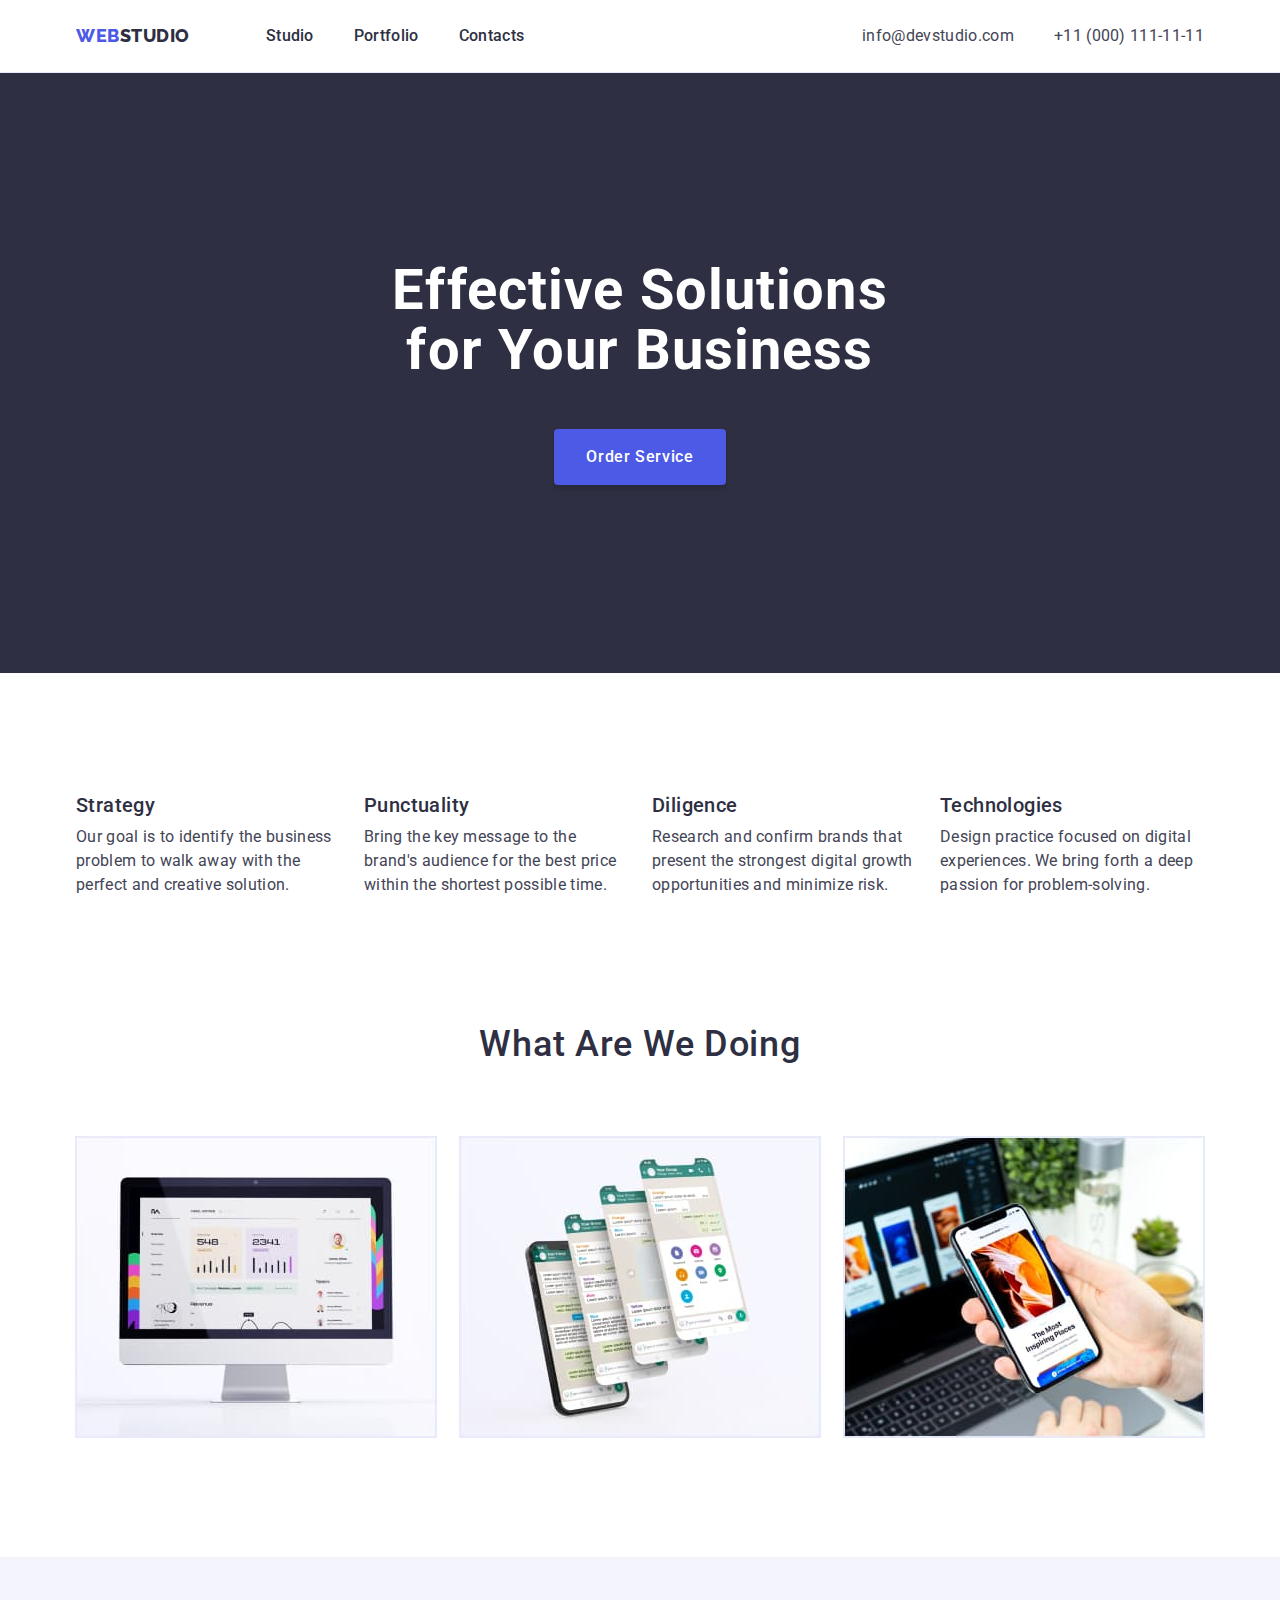
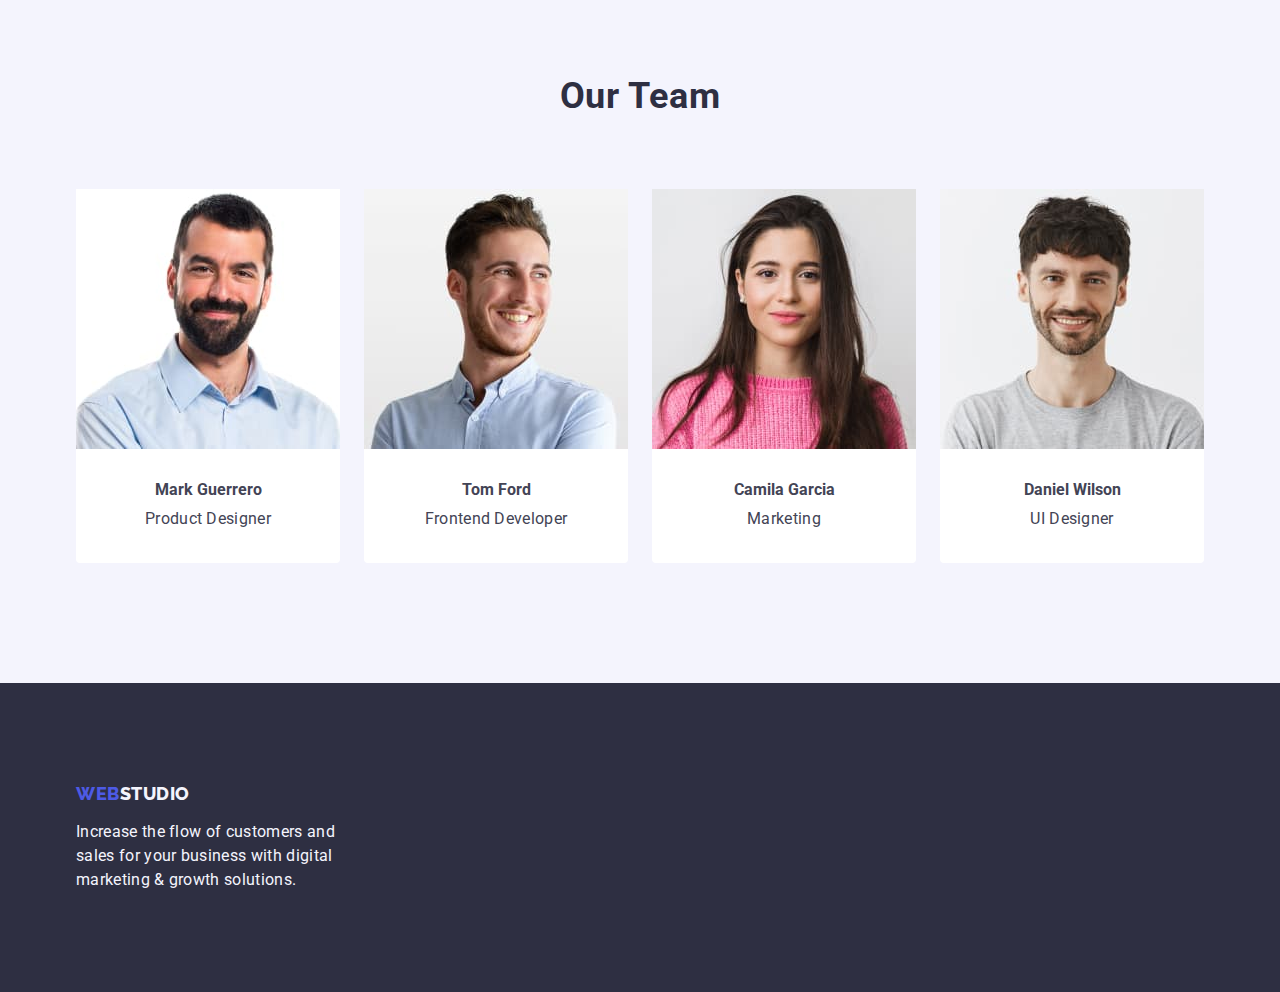
<file: index.html>
<!DOCTYPE html>
<html lang="en">
  <head>
    <meta charset="UTF-8" />
    <meta name="viewport" content="width=device-width, initial-scale=1.0" />
    <link
      rel="stylesheet"
      href="https://cdnjs.cloudflare.com/ajax/libs/modern-normalize/1.1.0/modern-normalize.min.css"
    />
    <link
      href="https://fonts.googleapis.com/css2?family=Raleway:wght@700&family=Roboto:wght@400;500;700;900&display=swap"
      rel="stylesheet"
    />
    <link rel="preconnect" href="https://fonts.googleapis.com" />
    <link rel="preconnect" href="https://fonts.gstatic.com" crossorigin />
    <link rel="stylesheet" type="text/css" href="./css/styles.css" />

    <title>WebStudio</title>
  </head>

  <body>
    <header class="header">
      <div class="header_container container">
        <nav class="header_nav">
          <a class="header_nav-logo link" href="./index.html">
            Web<span class="text-blue">Studio</span></a
          >
          <ul class="header_nav_list list">
            <li class="header_nav_list_item">
              <a class="header_nav_list_item-link link" href="./index.html"
                >Studio</a
              >
            </li>
            <li class="header_nav_list_item">
              <a class="header_nav_list_item-link link" href="./portfolio.html"
                >Portfolio</a
              >
            </li>
            <li class="header_nav_list_item">
              <a class="header_nav_list_item-link link" href="">Contacts</a>
            </li>
          </ul>
        </nav>
        <address class="header_address">
          <ul class="header_adress_list list">
            <li class="header_adress_list_item">
              <a
                class="header_adress_list_item-link link"
                href="mailto:info@devstudio.com"
                >info@devstudio.com</a
              >
            </li>
            <li class="header_adress_list_item">
              <a
                class="header_adress_list_item-link link"
                href="tel:+110001111111"
                >+11 (000) 111-11-11</a
              >
            </li>
          </ul>
        </address>
      </div>
    </header>
    <main>
      <section class="hero">
        <div class="container">
          <h1 class="hero-item">Effective Solutions for Your Business</h1>
          <button class="hero-btn" type="button">Order Service</button>
        </div>
      </section>
      <section class="advantage">
        <div class="container">
          <h2 class="visually-hidden"></h2>
          <ul class="advantage_list list">
            <li class="advantage_list_item">
              <h3 class="advantage_list_item-title">Strategy</h3>
              <p class="advantage_list_item-text">
                Our goal is to identify the business problem to walk away with
                the perfect and creative solution.
              </p>
            </li>
            <li class="advantage_list_item">
              <h3 class="advantage_list_item-title">Punctuality</h3>
              <p class="advantage_list_item-text">
                Bring the key message to the brand's audience for the best price
                within the shortest possible time.
              </p>
            </li>
            <li class="advantage_list_item">
              <h3 class="advantage_list_item-title">Diligence</h3>
              <p class="advantage_list_item-text">
                Research and confirm brands that present the strongest digital
                growth opportunities and minimize risk.
              </p>
            </li>
            <li class="advantage_list_item">
              <h3 class="advantage_list_item-title">Technologies</h3>
              <p class="advantage_list_item-text">
                Design practice focused on digital experiences. We bring forth a
                deep passion for problem-solving.
              </p>
            </li>
          </ul>
        </div>
      </section>
      <section class="about">
        <div class="container">
          <h2 class="about-title">What are we doing</h2>
          <ul class="about_list list">
            <li class="about_list_item">
              <img
                class="about_list_item-img"
                src="./images/monitor.jpg"
                alt="monitor"
                width="360"
              />
            </li>
            <li class="about_list_item">
              <img
                class="about_list_item-img"
                src="./images/bookmarks.jpg"
                alt="phone bookmarks"
                width="360"
              />
            </li>
            <li class="about_list_item">
              <img
                class="about_list_item-img"
                src="./images/phone.jpg"
                alt="phone"
                width="360"
              />
            </li>
          </ul>
        </div>
      </section>
      <section class="team">
        <div class="team_container container">
          <h2 class="team-title">Our Team</h2>
          <ul class="team_list list">
            <li class="team_list_item">
              <img
                class="team_list_item-img"
                src="./images/mark.jpg"
                alt="mark"
                width="264"
              />
              <div class="team_list_item_card">
              <h3 class="team_list_item_card-name">Mark Guerrero</h3>
              <p class="team_list_item_card-text">Product Designer</p>
              </div>
            </li>
            <li class="team_list_item">
              <img
                class="team_list_item-img"
                src="./images/tom.jpg"
                alt="tom"
                width="264"
              />
              <div class="team_list_item_card">
              <h3 class="team_list_item_card-name">Tom Ford</h3>
              <p class="team_list_item_card-text">Frontend Developer</p>
              </div>
            </li>
            <li class="team_list_item">
              <img
                class="team_list_item-img"
                src="./images/camila.jpg"
                alt="camila"
                width="264"
              />
              <div class="team_list_item_card">
              <h3 class="team_list_item_card-name">Camila Garcia</h3>
              <p class="team_list_item_card-text">Marketing</p>
              </div>
            </li>
            <li class="team_list_item">
              <img
                class="team_list_item-img"
                src="./images/daniel.jpg"
                alt="daniel"
                width="264"
              />
              <div class="team_list_item_card">
              <h3 class="team_list_item_card-name">Daniel Wilson</h3>
              <p class="team_list_item_card-text">UI Designer</p>
              </div>
            </li>
          </ul>
        </div>
      </section>
    </main>
    <footer class="footer">
      <div class="footer_container container">
        <a class="footer_wrapper-logo link" href="./index.html">
          Web<span class="footer-span">Studio</span>
        </a>
        <p class="footer_wrapper-text">
          Increase the flow of customers and sales for your business with
          digital marketing & growth solutions.
        </p>
      </div>
    </footer>
    <script src="./js/modal.js"></script>
  </body>
</html>
</file>
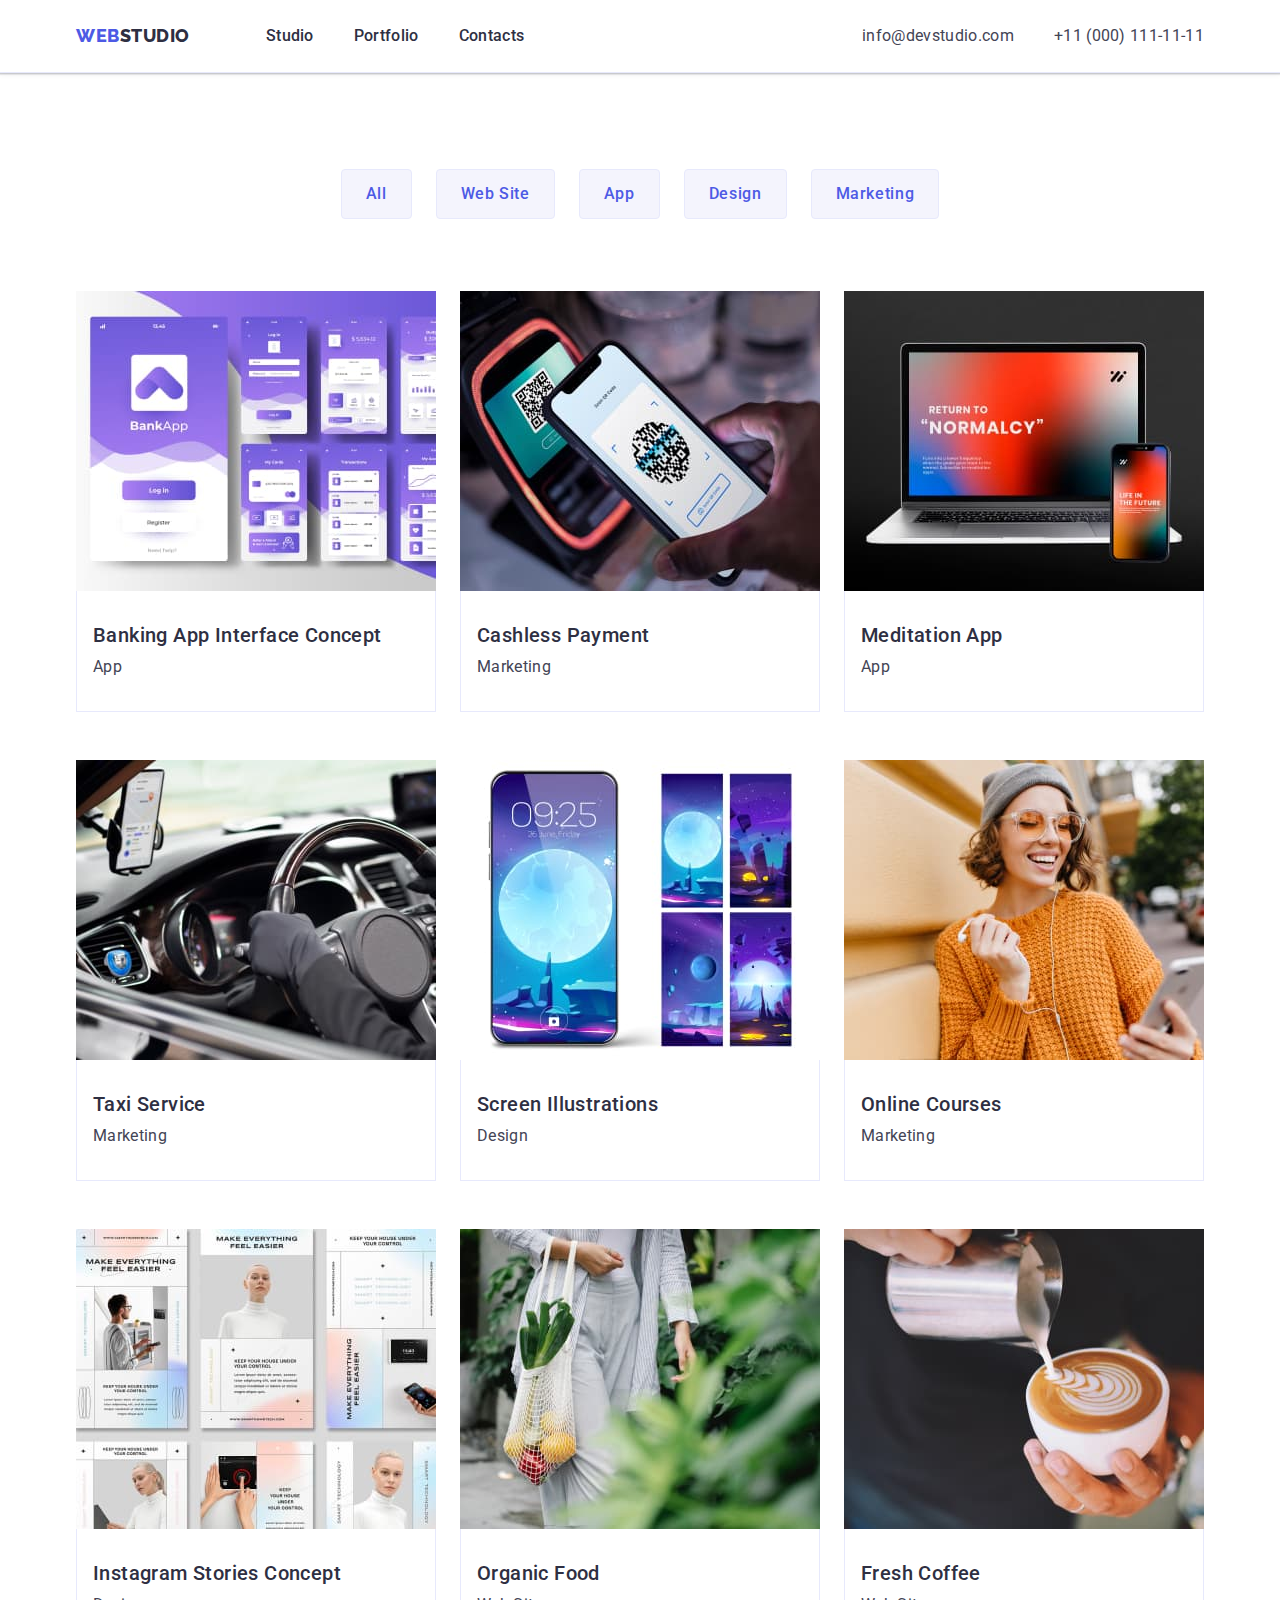
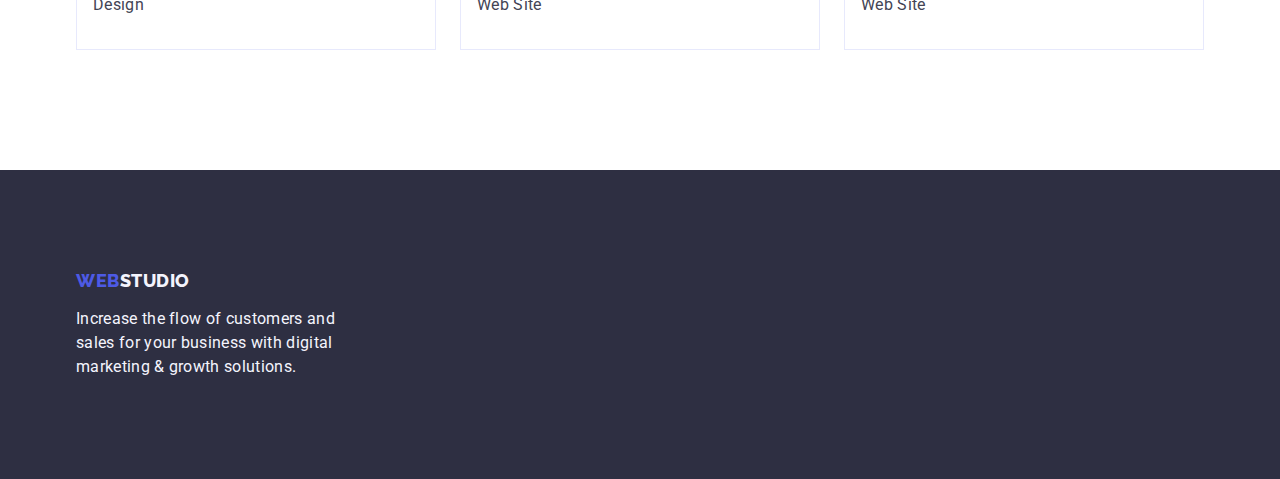
<file: portfolio.html>
<!DOCTYPE html>
<html lang="en">

<head>
  <meta charset="UTF-8" />
  <meta name="viewport" content="width=device-width, initial-scale=1.0" />
  <link rel="stylesheet"
    href="https://cdnjs.cloudflare.com/ajax/libs/modern-normalize/1.1.0/modern-normalize.min.css" />
  <link href="https://fonts.googleapis.com/css2?family=Raleway:wght@700&family=Roboto:wght@400;500;700;900&display=swap"
    rel="stylesheet" />
  <link rel="preconnect" href="https://fonts.googleapis.com" />
  <link rel="preconnect" href="https://fonts.gstatic.com" crossorigin />
  <link rel="stylesheet" type="text/css" href="./css/styles.css" />

  <title>portfolio</title>
</head>

<body>
  <header class="header">
    <div class="container header_container">
      <nav class="header_nav">
        <a class="header_nav-logo link" href="./index.html">
          Web<span class="text-blue">Studio</span></a>
        <ul class="header_nav_list list">
          <li class="header_nav_list_item">
            <a class="header_nav_list_item-link link" href="./index.html">Studio</a>
          </li>
          <li class="header_nav_list_item">
            <a class="header_nav_list_item-link link" href="./portfolio.html">Portfolio</a>
          </li>
          <li class="header_nav_list_item">
            <a class="header_nav_list_item-link link" href="">Contacts</a>
          </li>
        </ul>
      </nav>
      <address class="header_address">
        <ul class="header_adress_list list">
          <li class="header_adress_list_item">
            <a class="header_adress_list_item-link link" href="mailto:info@devstudio.com">info@devstudio.com</a>
          </li>
          <li class="header_adress_list_item">
            <a class="header_adress_list_item-link link" href="tel:+110001111111">+11 (000) 111-11-11</a>
          </li>
        </ul>
      </address>
    </div>
  </header>
  <main>
    <section class="section_portfolio">
      <div class="container">
        <h1 class="visually-hidden">portfolio</h1>
        <ul class="nav_filter list">
          <li class="nav_filter-item">
            <button class="nav_filter-btn" type="button">All</button>
          </li>
          <li class="nav_filter-item">
            <button class="nav_filter-btn" type="button">Web Site</button>
          </li>
          <li class="nav_filter-item">
            <button class="nav_filter-btn" type="button">App</button>
          </li>
          <li class="nav_filter-item">
            <button class="nav_filter-btn" type="button">Design</button>
          </li>
          <li class="nav_filter-item">
            <button class="nav_filter-btn" type="button">Marketing</button>
          </li>
        </ul>

        <ul class="portfolio_list list">
          <li class="portfolio_list_item">
            <a class="portfolio_list_item_link link" href="#">
              <img src="./images/banking_app.jpg" alt="Banking App Interface Concept" class="portfolio_list_item-image"
                width="360" />
              <div class="container_portfolio">
                <h2 class="portfolio_list_item-title">
                  Banking App Interface Concept
                </h2>
                <p class="portfolio_list_item-subtitle">App</p>
              </div>
            </a>
          </li>
          <li class="portfolio_list_item">
            <a class="portfolio_list_item_link link" href="#">

              <img src="./images/marketing.jpg" alt="Cashless Payment" class="portfolio_list_item-image" width="360" />
              <div class="container_portfolio">
                <h2 class="portfolio_list_item-title">Cashless Payment</h2>
                <p class="portfolio_list_item-subtitle">Marketing</p>
              </div>
            </a>
          </li>
          <li class="portfolio_list_item">
            <a class="portfolio_list_item_link link" href="#">

              <img src="./images/meditation_app.jpg" alt="Meditation App" class="portfolio_list_item-image"
                width="360" />
              <div class="container_portfolio">
                <h2 class="portfolio_list_item-title">Meditation App</h2>
                <p class="portfolio_list_item-subtitle">App</p>
              </div>
            </a>
          </li>
          <li class="portfolio_list_item">
            <a class="portfolio_list_item_link link" href="#">

              <img src="./images/taxi.jpg" alt="Taxi Service" class="portfolio_list_item-image" width="360" />
              <div class="container_portfolio">
                <h2 class="portfolio_list_item-title">Taxi Service</h2>
                <p class="portfolio_list_item-subtitle">Marketing</p>
              </div>
            </a>
          </li>
          <li class="portfolio_list_item">
            <a class="portfolio_list_item_link link" href="#">

              <img src="./images/screen.jpg" alt="Screen Illustrations" class="portfolio_list_item-image" width="360" />
              <div class="container_portfolio">
                <h2 class="portfolio_list_item-title">Screen Illustrations</h2>
                <p class="portfolio_list_item-subtitle">Design</p>
              </div>
            </a>
          </li>
          <li class="portfolio_list_item">
            <a class="portfolio_list_item_link link" href="#">

              <img src="./images/online_courses.jpg" alt="Online Courses" class="portfolio_list_item-image"
                width="360" />
              <div class="container_portfolio">
                <h2 class="portfolio_list_item-title">Online Courses</h2>
                <p class="portfolio_list_item-subtitle">Marketing</p>
              </div>
            </a>
          </li>
          <li class="portfolio_list_item">
            <a class="portfolio_list_item_link link" href="#">

              <img src="./images/instagram.jpg" alt="Instagram Stories Concept" class="portfolio_list_item-image"
                width="360" />
              <div class="container_portfolio">
                <h2 class="portfolio_list_item-title">
                  Instagram Stories Concept
                </h2>
                <p class="portfolio_list_item-subtitle">Design</p>
              </div>
            </a>
          </li>
          <li class="portfolio_list_item">
            <a class="portfolio_list_item_link link" href="#">

              <img src="./images/food.jpg" alt="Organic Food" class="portfolio_list_item-image" width="360" />
              <div class="container_portfolio">
                <h2 class="portfolio_list_item-title">Organic Food</h2>
                <p class="portfolio_list_item-subtitle">Web Site</p>
              </div>
            </a>
          </li>
          <li class="portfolio_list_item">
            <a class="portfolio_list_item_link link" href="#">

              <img src="./images/coffee.jpg" alt="Fresh Coffee" class="portfolio_list_item-image" width="360" />
              <div class="container_portfolio">
                <h2 class="portfolio_list_item-title">Fresh Coffee</h2>
                <p class="portfolio_list_item-subtitle">Web Site</p>
              </div>
            </a>
          </li>
        </ul>
      </div>
    </section>
  </main>
  <footer class="footer">
    <div class="footer_container container">
      <a class="footer_wrapper-logo link" href="./index.html">
        Web<span class="footer-span">Studio</span>
      </a>
      <p class="footer_wrapper-text">
        Increase the flow of customers and sales for your business with
        digital marketing & growth solutions.
      </p>
    </div>
  </footer>
  <script src="./js/modal.js"></script>
</body>

</html>
</file>
<file: css/styles.css>
:root {
  --iris: #4d5ae5;
  --ocean: #404bbf;
  --cloud: #f4f4fd;
  --cornflower: #e7e9fc;
  --white: #fff;
  --navyblue: #2e2f42;
  --slate: #434455;
}

body {
  font-family: "Roboto", sans-serif;
  color: #434455;
  background-color: #ffffff;
}

h1,
h2,
h3,
h4,
h5,
h6 {
  margin: 0;
  padding: 0;
  border: 0;
  outline: 0;
  font-size: 100%;
  vertical-align: baseline;
  background: transparent;
}

p {
  margin: 0;
}

a{
  list-style: none;
}

ul {
  list-style: none;
}

img {
  display: block;
}

.container {
  width: 1158px;
  padding: 0 15px;
  margin: 0 auto;
}
/*header*/
.header {
  border-bottom: 1px solid var(--cornflower);
  box-shadow: 0px 2px 1px rgba(46, 47, 66, 0.08), 0px 1px 1px rgba(46, 47, 66, 0.16), 0px 1px 6px rgba(46, 47, 66, 0.08); 
}

.header_container{
  display: flex;
  padding: 0 15px;
  margin: 0 auto;
}

.header_nav {
  margin-right: 76px;
}
.header_nav-logo {
  margin-right: 76px;
  text-decoration: none;
  color: var(--iris);
  font-family: "Raleway", sans-serif;
  font-size: 18px;
  font-style: normal;
  font-weight: 800;
  line-height: 1.17; /* 116.667% */
  letter-spacing: 0.54px;
  text-transform: uppercase;
}
.link {
  text-decoration: none;
}

.list {
  margin: 0;
  padding: 0;
  list-style: none;
}
.text-blue {
  color: var(--navyblue);
}

.header_nav {
  display: flex;
 
  align-items: center;
}

.header_nav_list {
  display: flex;
  
  gap: 40px;
}

.header_nav_list_item {
  gap: 40px;
}
.header_nav_list_item-link {
  padding: 24px 0;
  text-decoration: none;
  color: var(--navyblue);
  font-family: Roboto;
  font-size: 16px;
  font-style: normal;
  font-weight: 500;
  line-height: 1.5;
  letter-spacing: 0.32px;
}
.header_nav_list_item-link:hover {
  color: var(--ocean);
}

.header_nav_list_item-link:focus {
  color: var(--ocean);
}

.header_address {
  margin-left: auto;
  font-style: normal;
}

.header_adress_list {
  display: flex;
  gap: 40px;
  padding: 24px 0;
}

.header_adress_list_item-link {
  padding: 24px 0;
  text-decoration: none;
  color: var(--slate);
  font-family: Roboto;
  font-size: 16px;
  font-style: normal;
  font-weight: 400;
  line-height: 24px;
  letter-spacing: 0.32px;
}

.header_adress_list_item-link:focus {
  color: var(--ocean);
}

.header_adress_list_item-link:hover {
  color: var(--ocean);
}

/*web-studio*/
.hero {
  margin: 0 auto;
  padding: 188px 0;
  background: var(--navyblue);
}

.hero-item {
  max-width: 496px;
  margin-left: auto;
  margin-right: auto;
  color: var(--white);
  text-align: center;
  /* Header 1 */
  font-family: Roboto;
  font-size: 56px;
  font-style: normal;
  font-weight: 700;
  letter-spacing: 1.12px;
  line-height: 1.07;
}

.hero-btn {
  min-width: 169px;
  height: 56px;
  border: none;
  cursor: pointer;
  display: block;
  margin: 48px auto 0 auto;
  padding: 16px 32px;
  color: #fff;
  font-family: "Roboto", sans-serif;
  font-size: 16px;
  font-style: normal;
  font-weight: 500;
  line-height: 24px; /* 150% */
  letter-spacing: 0.64px;
  border-radius: 4px;
  background: var(--iris);
  box-shadow: 0px 4px 4px 0px rgba(0, 0, 0, 0.15);
}

.hero-btn:hover {
  color: var(--cloud);
  border-radius: 4px;
  background: var(--ocean);
  box-shadow: 0px 2px 2px 0px rgba(0, 0, 0, 0.12),
    0px 2px 1px 0px rgba(0, 0, 0, 0.08), 0px 3px 1px 0px rgba(0, 0, 0, 0.1);
}
.hero-btn:focus {
  border-radius: 4px;
  background-color: var(--ocean);
  box-shadow: 0px 4px 4px 0px rgba(0, 0, 0, 0.15);
}

.visually-hidden {
  position: absolute;
  width: 1px;
  height: 1px;
  margin: -1px;
  border: 0;
  padding: 0;
  white-space: nowrap;
  clip-path: inset(100%);
  clip: rect(0 0 0 0);
  overflow: hidden;
}


.advantage {
  padding: 120px 0;
}

.advantage_list {
  display: flex;
  gap: 24px;
  width: 100%;
}

.advantage_list_item {
  flex-basis: calc((100% - 3 * 24px) / 4);
}

.advantage_list_item-title {
  margin-bottom: 8px;
  color: var(--navyblue);
  font-size: 20px;
  font-style: normal;
  font-weight: 500;
  line-height: 1.2;
  letter-spacing: 0.02em;
}

.advantage_list_item-text {
  margin-bottom: 8px;
  color: var(--slate);
  font-family: Roboto;
  font-size: 16px;
  font-style: normal;
  font-weight: 400;
  line-height: 1.5; /* 150% */
  letter-spacing: 0.02em;
}

.about {
  padding-bottom: 120px;
}

.about-title {
  margin-bottom: 72px;
  color: var(--navyblue);
  text-align: center;
  font-size: 36px;
  font-style: normal;
  font-weight: 500;
  line-height: 1.11;
  letter-spacing: 0.02em;
  text-transform: capitalize;
}

.about_list {
  width: 100%;
  display: flex;
  gap: 24px;
  flex-wrap: wrap;
}

.about_list_item {
  width: calc((100% - 48px) / 3);
  outline: 1px solid var(--cornflower);
  background: lightgray 50%;
}

.team {
  padding: 120px 0;
  background-color: var(--cloud);
}

.team-title {
  margin-bottom: 72px;
  color: var(--navyblue);
  text-align: center;
  font-size: 36px;
  font-style: normal;
  font-weight: 700;
  line-height: 1.11;
  letter-spacing: 0.72px;
  text-transform: capitalize;
}

.team_list {
  display: flex;
  gap: 24px;
}

.team_list_item-name {
  padding-top: 32px;
  text-align: center;
  color: var(--navyblue);
  font-size: 20px;
  font-style: normal;
  font-weight: 500;
  line-height: 24px; /* 120% */
  letter-spacing: 0.4px;
}

.team_list_item {
  flex-basis: calc(100% - 3 * 24px)/4;
  border-radius: 0px 0px 4px 4px;
  background-color: #ffffff;
}

.team_list_item_card {
  padding: 32px 0;
}

.team_list_item_card-name{
text-align: center;
margin-bottom: 8px;
}

.team_list_item_card-text {
  text-align: center;
  color: var(--slate, #434455);
  text-align: center;
  font-size: 16px;
  font-style: normal;
  font-weight: 400;
  line-height: 24px; /* 150% */
  letter-spacing: 0.32px;
}

/*Portfolio*filter*/
.nav {
  display: inline-block;
  align-items: flex-start;
  gap: 24px;
}

.nav_filter {
  margin-bottom: 72px;
  display: flex;
  justify-content: center;
  gap: 24px;
}
.nav_filter-btn {
  cursor: pointer;
  padding: 12px 24px;
  height: auto;
  border-radius: 4px;
  border: 1px solid var(--cornflower);
  background-color: var(--cloud);
  color: var(--iris);
  font-family: "Roboto", sans-serif;
  text-align: center;
  font-size: 16px;
  font-style: normal;
  font-weight: 500;
  line-height: 1.5;
  letter-spacing: 0.04em;
}

.nav_filter-btn:hover {
  color: #ffffff;
  border-radius: 4px;
  background: var(--ocean);
  box-shadow: 0px 2px 2px 0px rgba(0, 0, 0, 0.12),
    0px 2px 1px 0px rgba(0, 0, 0, 0.08), 0px 3px 1px 0px rgba(0, 0, 0, 0.1);
    border: 1px solid transparent;
}
.nav_filter-btn:focus {
  color: #ffffff;
  border-radius: 4px;
  background: var(--ocean);
  box-shadow: 0px 4px 4px 0px rgba(0, 0, 0, 0.15);
  border: 1px solid transparent;
}

/*portfolio*/
.section_portfolio {
  padding: 96px 0 120px 0;
}

.portfolio {
  width: 1128px;
  margin: 72px auto 0 auto;
}

.portfolio_list {
  width: 100%;
  display: flex;
  gap: 48px 24px;
  flex-wrap: wrap;
}

.portfolio_list_item {
  width: calc((100% - 48px) / 3);
}

.container_portfolio{
  padding: 32px 16px;
  border: 1px solid #e7e9fc;
  border-top: none;
}

.portfolio_list_item-title {
  margin-bottom: 8px ;
  color: var(--navyblue);
  font-family: Roboto;
  font-size: 20px;
  font-style: normal;
  font-weight: 500;
  line-height: 24px;
  letter-spacing: 0.4px;
}

.portfolio_list_item-subtitle {
  color: var(--slate);
  font-family: Roboto;
  font-size: 16px;
  font-style: normal;
  font-weight: 400;
  line-height: 24px;
  letter-spacing: 0.32px;
}
.footer {
  padding: 100px 0;
  background: var(--navyblue);
}
.footer_wrapper {
  width: 264px;
}

.footer_wrapper-logo {
  display: inline-block;
  margin-bottom: 16px;
  text-decoration: none;
  color: var(--iris);
  font-family: "Raleway", sans-serif;
  font-size: 18px;
  font-style: normal;
  font-weight: 800;
  line-height: 1.17; /* 116.667% */
  letter-spacing: 0.54px;
  text-transform: uppercase;
}

.footer-span {
  color: var(--cloud);
}

.footer_wrapper-text {
  max-width: 264px;
  color: var(--cloud);
  font-family: Roboto;
  font-size: 16px;
  font-style: normal;
  font-weight: 400;
  line-height: 1.5; /* 150% */
  letter-spacing: 0.02em;
}
</file>
